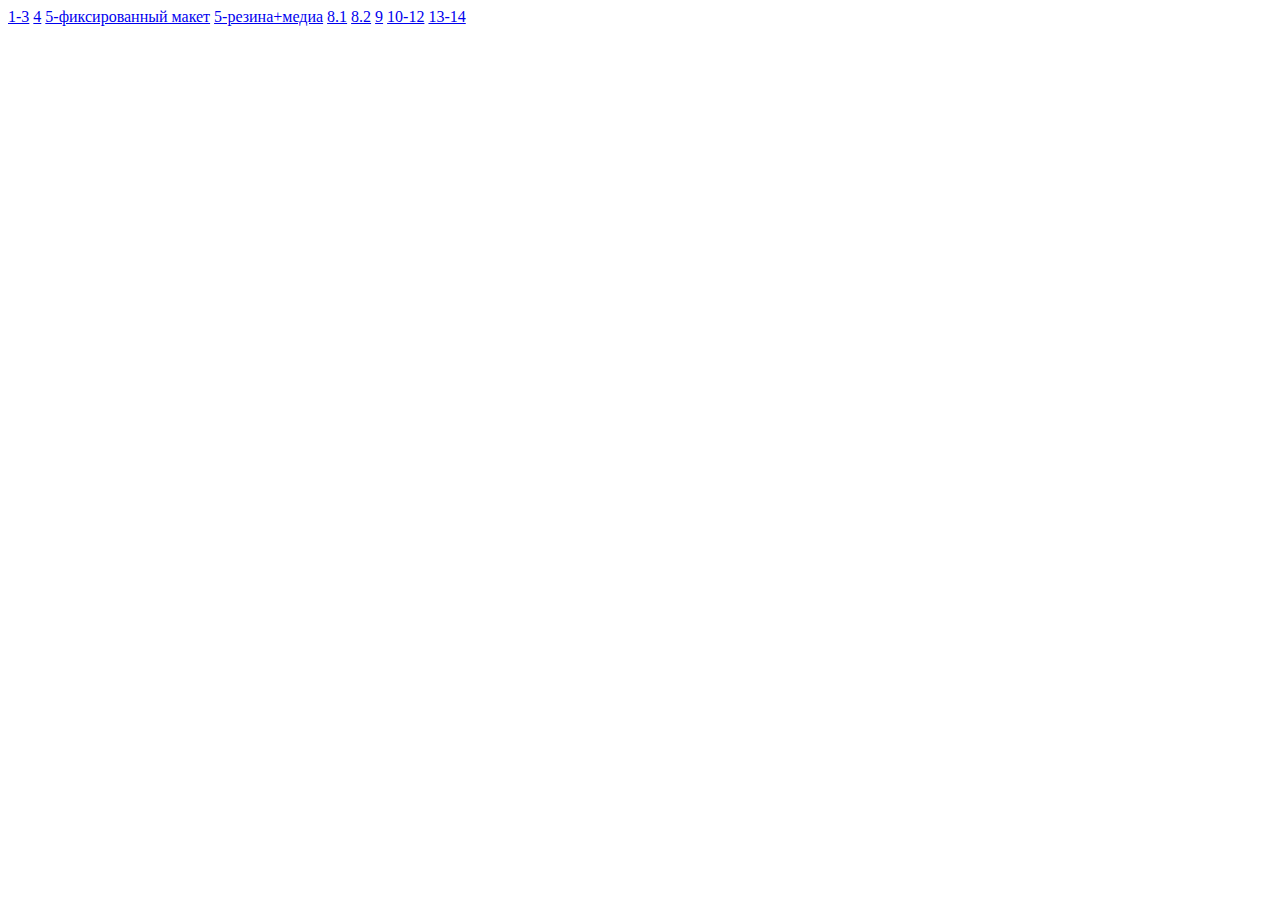
<file: index.html>
<!DOCTYPE html>
<html lang="en">
<head>
    <meta charset="UTF-8">
    <meta name="viewport" content="width=device-width, initial-scale=1.0">
    <title>Все лабы</title>
</head>
<body>
    <a href="ЛР 1-3/index.html">1-3</a>
    <a href="ЛР 4/index.html">4</a>
    <a href="ЛР 5,6,7/flex/1.html">5-фиксированный макет</a>
    <a href="ЛР 5,6,7/rezina/1.html">5-резина+медиа</a>
    <a href="ЛР8_1/index.html">8.1</a>
    <a href="ЛР8_2/index.html">8.2</a>
    <a href="ЛР 9/index.html">9</a>
    <a href="ЛР 10-12/">10-12</a>
    <a href="ЛР 13-14/index.html">13-14</a>
</body>
</html>
</file>
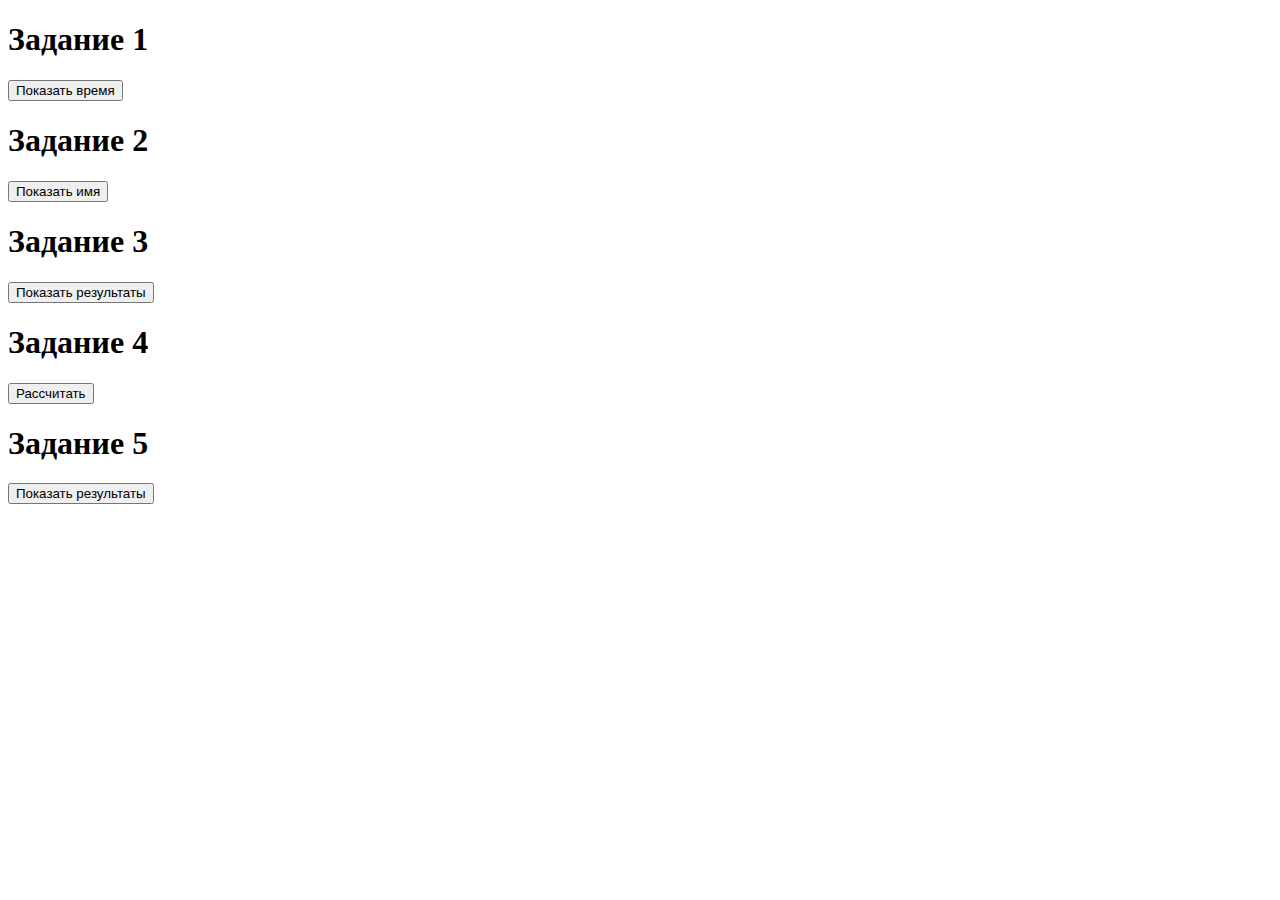
<file: ЛР 10-12/index.html>
<!DOCTYPE html>
<html lang="en">
<head>
    <meta charset="UTF-8">
    <meta name="viewport" content="width=device-width, initial-scale=1.0">
    <title>Задачи</title>
    <script src="tasks.js" defer></script>

    <script>function showCurrentTime() {
        const now = new Date();
        const hours = now.getHours();
        const minutes = now.getMinutes();
        const seconds = now.getSeconds();
        document.getElementById('time').innerText = `${hours}:${minutes}:${seconds}`;
    }
    </script>
</head>
<body>
    <h1>Задание 1</h1>
    <button onclick="showCurrentTime()">Показать время</button>
    <p id="time"></p>
    
    <h1>Задание 2</h1>
    <script>  function displayName() {
        const lastName = "Куровский";  
        const firstName = "Роберт";  
        const variant = 12; 
        let result = "";
        for (let i = 0; i < 5 + variant; i++) {
            result += `${lastName} ${firstName}<br>`;
        }
        document.getElementById('nameDisplay').innerHTML = result;
    }
    </script>
    <button onclick="displayName()">Показать имя</button>
    <div id="nameDisplay"></div>
    
    <h1>Задание 3</h1>
    <script>function arrayOperations() {
        let arr = [];
        for (let i = 0; i < 9; i++) {
            arr.push(i + 1);
        }
        const evenCount = arr.filter(x => x % 2 === 0).length;
        const sum = arr.reduce((a, b) => a + b, 0);
        arr.push(100);
        document.getElementById('arrayResult').innerText = `Исходный массив: ${arr.slice(0, -1).join(", ")}\nКоличество чётных чисел: ${evenCount}\nСумма элементов: ${sum}\nИзменённый массив: ${arr.join(", ")}`;
    }
    </script>
    <button onclick="arrayOperations()">Показать результаты</button>
    <pre id="arrayResult"></pre>
    
    <h1>Задание 4</h1>
    <button onclick="showCalculation()">Рассчитать</button>
    <p id="calculationResult"></p>
    
    <h1>Задание 5</h1>
    <button onclick="stringOperations()">Показать результаты</button>
    <pre id="stringResult"></pre>
</body>
</html>
</file>
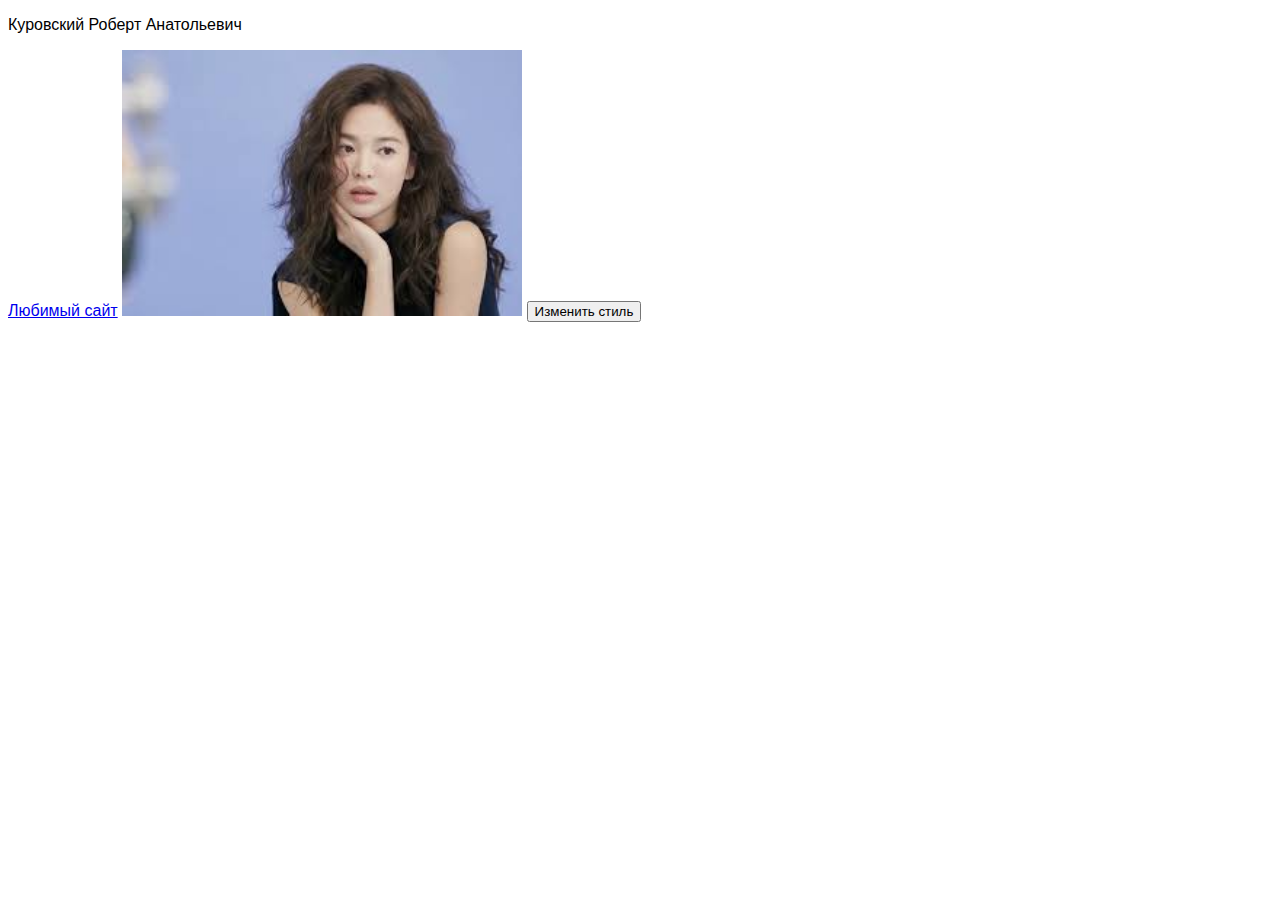
<file: ЛР 13-14/index.html>
<!DOCTYPE html>
<html lang="en">
<head>
    <meta charset="UTF-8">
    <meta name="viewport" content="width=device-width, initial-scale=1.0">
    <link rel="stylesheet" href="style.css">
    <script src="js.js" defer></script>
    <title>ЛР 13-14</title>
</head>
<body>
    <p id="element3">Куровский Роберт Анатольевич</p>
    <a href="https://example.com">Любимый сайт</a>
    <img id="removableImage" src="bem.jpeg" alt="Image" width="400px">
    <button id="changeStyleButton">Изменить стиль</button>
</body>
</html>
</file>
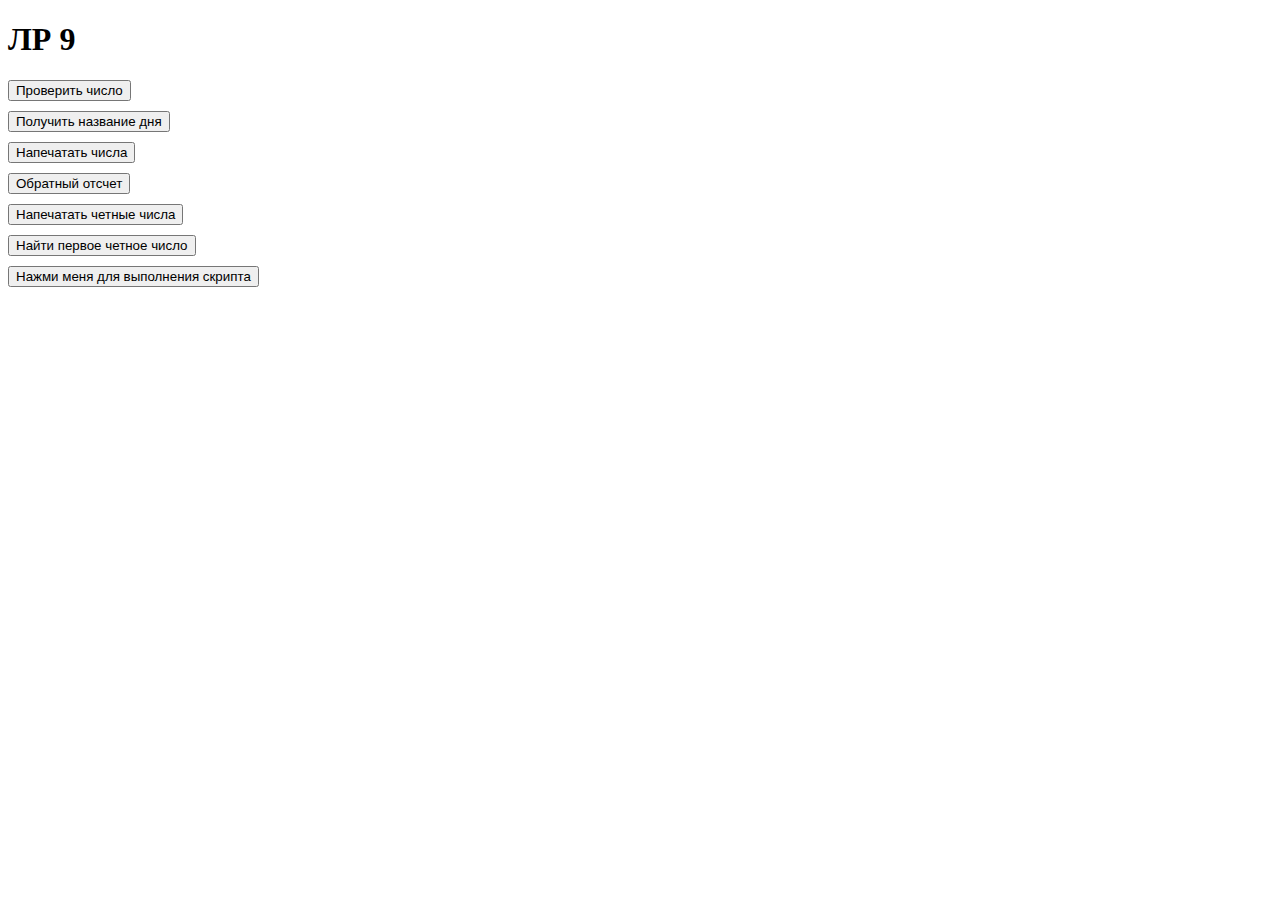
<file: ЛР 9/index.html>
<!DOCTYPE html>
<html lang="ru">
<head>
    <meta charset="UTF-8">
    <meta name="viewport" content="width=device-width, initial-scale=1.0">
    <title>9ЛР</title>
    <style>
        button {
            display: block;
            margin: 10px 0;
        }
    </style>
</head>
<body>
    <h1>ЛР 9</h1>

<!-- скрипты в кнопке -->
    <button onclick="runCheckNumber()">Проверить число</button>
    <button onclick="runGetDayName()">Получить название дня</button>
    <button onclick="runPrintNumbers()">Напечатать числа</button>
    <button onclick="runCountdown()">Обратный отсчет</button>
    <button onclick="runPrintEvenNumbers()">Напечатать четные числа</button>
    <button onclick="runFindFirstEven()">Найти первое четное число</button>
    <div id="output"></div>
    <button onclick="eventHandlerScript()">Нажми меня для выполнения скрипта</button>

<!-- скрипт в body -->
    <script>
        function eventHandlerScript() {
            alert('Этот скрипт встроен в body');
        }
    </script>
    
<!-- подключение из js файла -->
    <script src="scripts.js"></script>
</body>
</html>
</file>
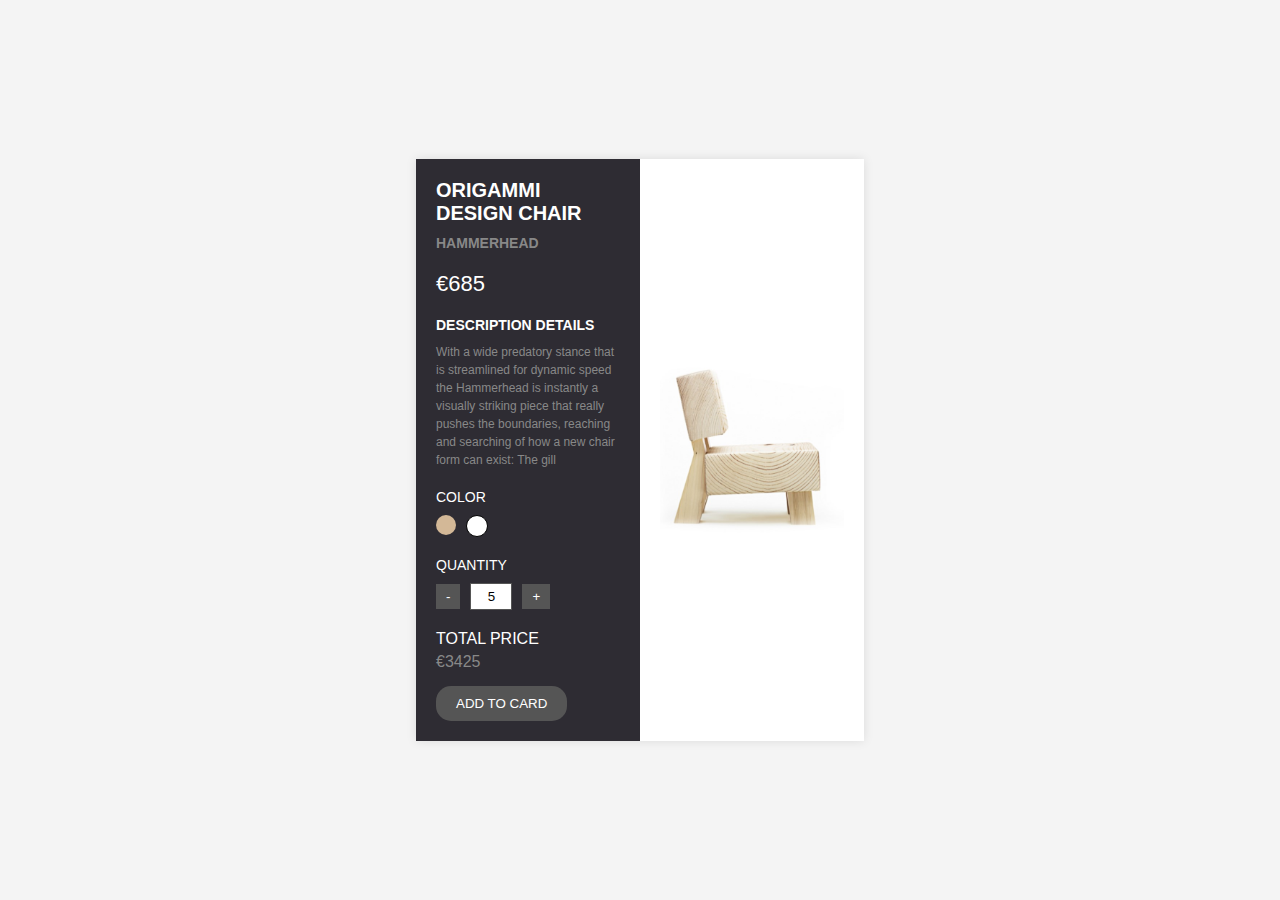
<file: ЛР8_2/index.html>
<!DOCTYPE html>
<html lang="en">
<head>
    <meta charset="UTF-8">
    <meta name="viewport" content="width=device-width, initial-scale=1.0">
    <title>Origammi Design Chair</title>
    <link rel="stylesheet" href="style.css">
</head>
<body>
    <div class="container">
        <div class="product-card">
            <h1>ORIGAMMI DESIGN CHAIR</h1>
            <h2>HAMMERHEAD</h2>
            <p class="price">€685</p>
            <div class="description">
                <h3>DESCRIPTION DETAILS</h3>
                <p>With a wide predatory stance that is streamlined for dynamic speed the Hammerhead is instantly a visually striking piece that really pushes the boundaries, reaching and searching of how a new chair form can exist: The gill</p>
            </div>
            <div class="details">
                <label for="color">COLOR</label>
                <div class="colors">
                    <div class="color beige"></div>
                    <div class="color white"></div>
                </div>
                <label for="quantity">QUANTITY</label>
                <div class="quantity">
                    <button>-</button>
                    <input type="text" id="quantity" value="5">
                    <button>+</button>
                </div>
                <p class="total-price">TOTAL PRICE</p>
                <p class="total-pricec ">€3425</p>
                <button class="add-to-cart">ADD TO CARD</button>
            </div>
        </div>
        <div class="product-image">
            <img src="chair.jpg" alt="Origammi Design Chair">
        </div>
    </div>
</body>
</html>
</file>
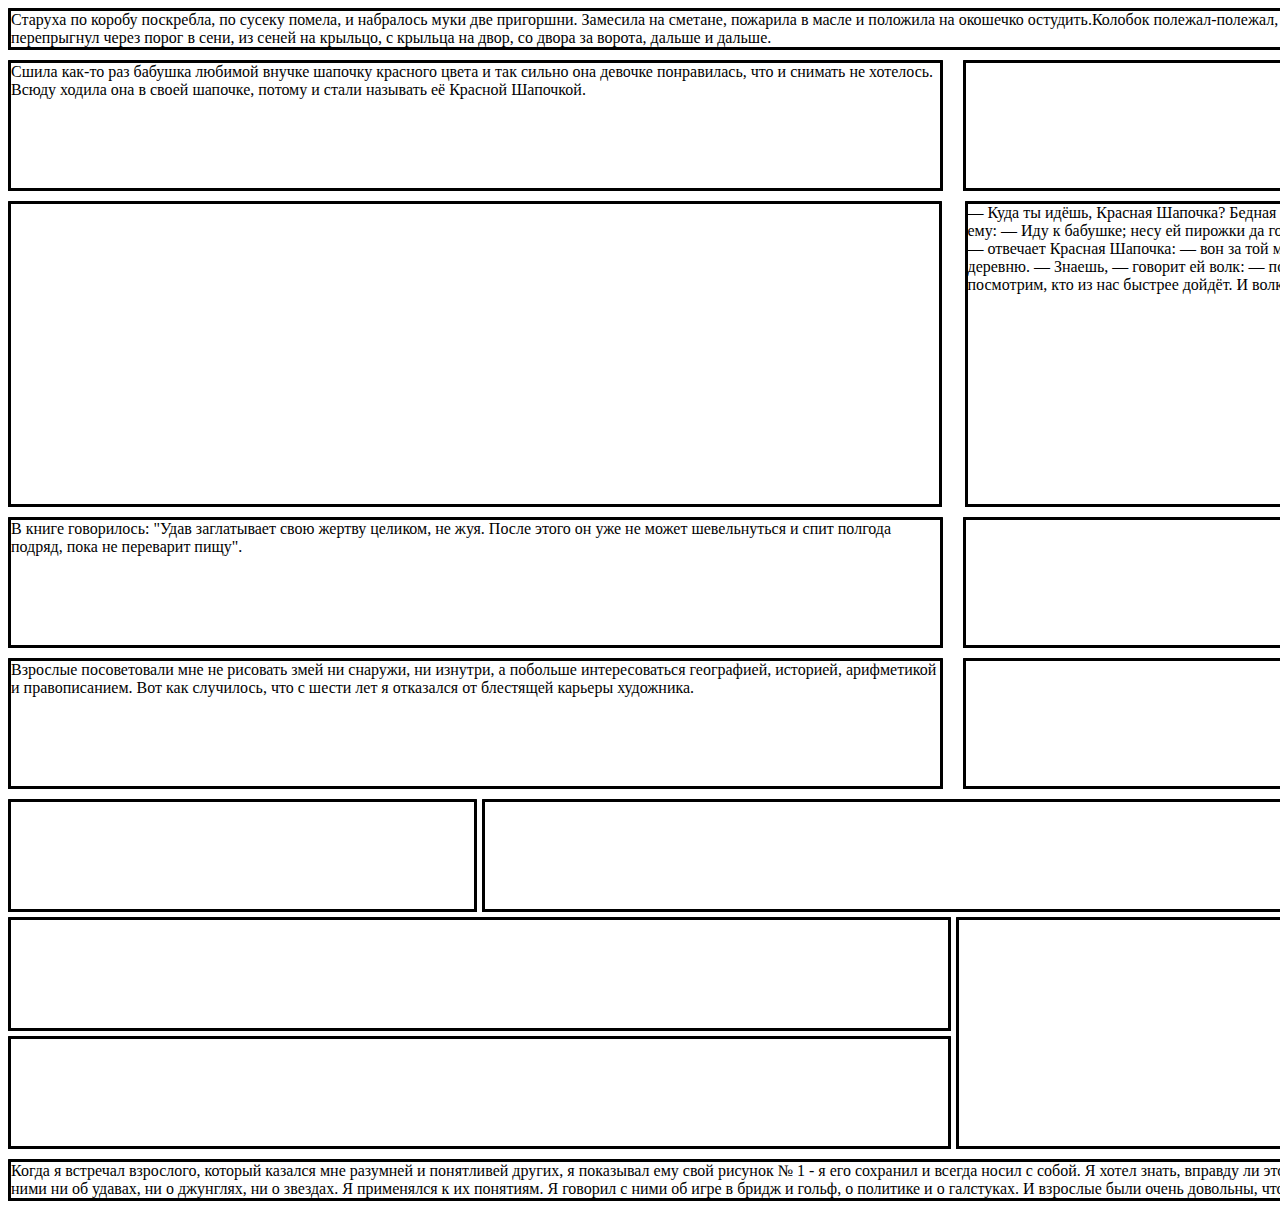
<file: ЛР 5,6,7/flex/1.html>
<!DOCTYPE html>
<html lang="ru">
<head>
    <meta charset="UTF-8">
    <meta name="viewport" content="width=device-width, initial-scale=1.0">
    <title>ЛР5-7</title>
    <link rel="stylesheet" href="1.css">
</head>
<body>
    <div class="column5">
        <div class="div2">Старуха по коробу поскребла, по сусеку помела, и набралось муки две пригоршни. Замесила на сметане, пожарила в масле и положила на окошечко остудить.Колобок полежал-полежал, да вдруг и покатился — с окна на лавку, с лавки на пол, по полу да к дверям, перепрыгнул через порог в сени, из сеней на крыльцо, с крыльца на двор, со двора за ворота, дальше и дальше.</div>
    </div>
    <div class="column1">
        <div class="div1">Сшила как-то раз бабушка любимой внучке шапочку красного цвета и так сильно она девочке понравилась, что и снимать не хотелось. Всюду ходила она в своей шапочке, потому и стали называть её Красной Шапочкой.</div>
        <div class="div1"></div>
    </div>
    <div class="column2">
        <div class="div2"></div>
        <div class="div2"> — Куда ты идёшь, Красная Шапочка? Бедная девочка забыла, что опасно в лесу останавливаться и разговаривать с волками, и отвечает ему: — Иду к бабушке; несу ей пирожки да горшочек масла. — А далеко живёт твоя бабушка? — спрашивает волк. — Очень далеко! — отвечает Красная Шапочка: — вон за той мельницей, что виднеется на опушке леса; а там будет первый дом как войдёшь в деревню. — Знаешь, — говорит ей волк: — пойду-ка и я навещу твою бабушку. — Я пойду этой дорогой, а ты ступай по той: посмотрим, кто из нас быстрее дойдёт.
            И волк бросился изо всех сил бежать по самой короткой дороге
        </div>
    </div>
    <div class="column1">
        <div class="div1">В книге говорилось: "Удав заглатывает свою жертву целиком, не жуя. После этого он уже не может шевельнуться и спит полгода подряд, пока не переварит пищу".</div>
        <div class="div1"></div>
    </div>
    <div class="column1">
        <div class="div1">Взрослые посоветовали мне не рисовать змей ни снаружи, ни изнутри, а побольше интересоваться географией, историей, арифметикой и правописанием. Вот как случилось, что с шести лет я отказался от блестящей карьеры художника.</div>
        <div class="div1"></div>
    </div>
    <div class="container">
        <div class="b"></div>
        <div class="b2"></div>
        <div class="b3"></div>
        <div class="b4"></div>
        <div class="b5"></div>
        <div class="b6"></div>
      </div>
    <!-- <div class="column4">
    </div> -->
    <div class="column5">
        <div class="div2">Когда я встречал взрослого, который казался мне разумней и понятливей других, я показывал ему свой рисунок № 1 - я его сохранил и всегда носил с собой. Я хотел знать, вправду ли этот человек что-то понимает. Но все они отвечали мне: "Это шляпа". И я уже не говорил с ними ни об удавах, ни о джунглях, ни о звездах. Я применялся к их понятиям. Я говорил с ними об игре в бридж и гольф, о политике и о галстуках. И взрослые были очень довольны, что познакомились с таким здравомыслящим человеком.
        </div>
    </div>
</body>
</html>
</file>
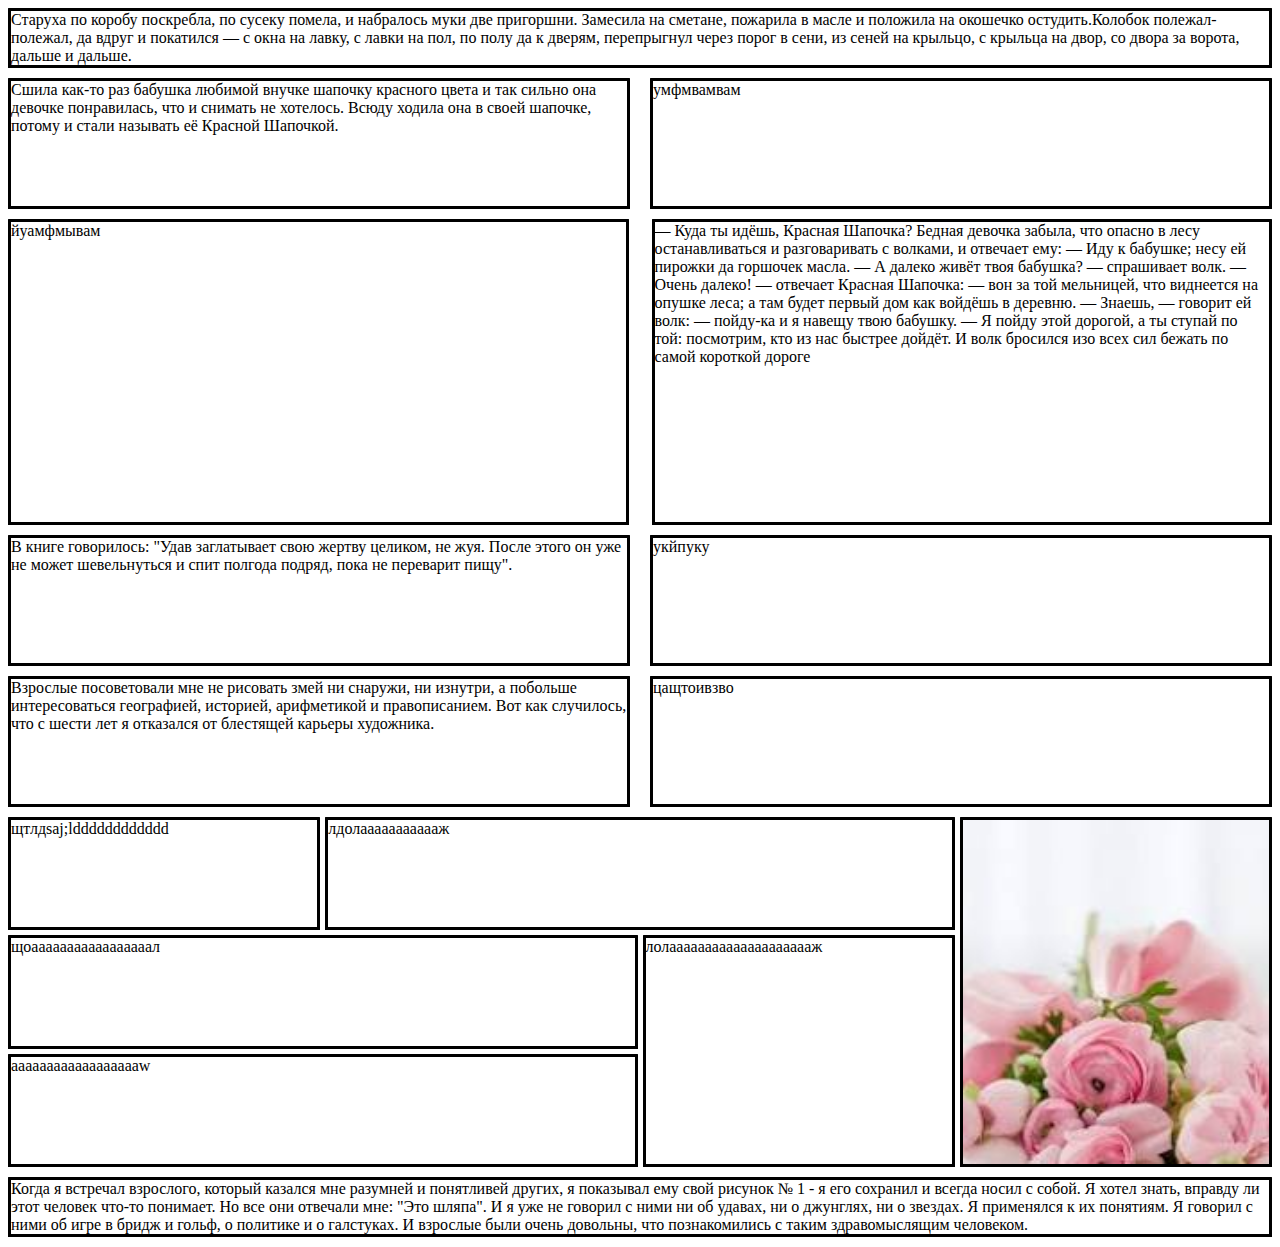
<file: ЛР 5,6,7/rezina/1.html>
<!DOCTYPE html>
<html lang="ru">
<head>
    <meta charset="UTF-8">
    <meta name="viewport" content="width=device-width, initial-scale=1.0">
    <title>ЛР5-7</title>
    <link rel="stylesheet" href="1.css">
</head>
<body>
    <div class="column5">
        <div class="div2">Старуха по коробу поскребла, по сусеку помела, и набралось муки две пригоршни. Замесила на сметане, пожарила в масле и положила на окошечко остудить.Колобок полежал-полежал, да вдруг и покатился — с окна на лавку, с лавки на пол, по полу да к дверям, перепрыгнул через порог в сени, из сеней на крыльцо, с крыльца на двор, со двора за ворота, дальше и дальше.</div>
    </div>
    <div class="column1">
        <div class="div1">Сшила как-то раз бабушка любимой внучке шапочку красного цвета и так сильно она девочке понравилась, что и снимать не хотелось. Всюду ходила она в своей шапочке, потому и стали называть её Красной Шапочкой.</div>
        <div class="div1">умфмвамвам</div>
    </div>
    <div class="column2">
        <div class="div2">йуамфмывам</div>
        <div class="div2"> — Куда ты идёшь, Красная Шапочка? Бедная девочка забыла, что опасно в лесу останавливаться и разговаривать с волками, и отвечает ему: — Иду к бабушке; несу ей пирожки да горшочек масла. — А далеко живёт твоя бабушка? — спрашивает волк. — Очень далеко! — отвечает Красная Шапочка: — вон за той мельницей, что виднеется на опушке леса; а там будет первый дом как войдёшь в деревню. — Знаешь, — говорит ей волк: — пойду-ка и я навещу твою бабушку. — Я пойду этой дорогой, а ты ступай по той: посмотрим, кто из нас быстрее дойдёт.
            И волк бросился изо всех сил бежать по самой короткой дороге
        </div>
    </div>
    <div class="column1">
        <div class="div1">В книге говорилось: "Удав заглатывает свою жертву целиком, не жуя. После этого он уже не может шевельнуться и спит полгода подряд, пока не переварит пищу".</div>
        <div class="div1">укйпуку</div>
    </div>
    <div class="column1">
        <div class="div1">Взрослые посоветовали мне не рисовать змей ни снаружи, ни изнутри, а побольше интересоваться географией, историей, арифметикой и правописанием. Вот как случилось, что с шести лет я отказался от блестящей карьеры художника.</div>
        <div class="div1">цащтоивзво</div>
    </div>
    <div class="container">
        <div class="b">щтлдsaj;ldddddddddddd</div>
        <div class="b2">лдолaaaaaaaaaaaж</div>
        <div class="b3"></div>
        <div class="b4">лолaaaaaaaaaaaaaaaaaaaaж</div>
        <div class="b5">щоaaaaaaaaaaaaaaaaaл</div>
        <div class="b6">aaaaaaaaaaaaaaaaaaw</div>
      </div>
    <div class="column5">
        <div class="div2">Когда я встречал взрослого, который казался мне разумней и понятливей других, я показывал ему свой рисунок № 1 - я его сохранил и всегда носил с собой. Я хотел знать, вправду ли этот человек что-то понимает. Но все они отвечали мне: "Это шляпа". И я уже не говорил с ними ни об удавах, ни о джунглях, ни о звездах. Я применялся к их понятиям. Я говорил с ними об игре в бридж и гольф, о политике и о галстуках. И взрослые были очень довольны, что познакомились с таким здравомыслящим человеком.
        </div>
    </div>
</body>
</html>
</file>
<file: ЛР 13-14/style.css>
body {
    background-color: white;
    font-family: sans-serif;
    font-size: 16px;
    color: black;
}
</file>
<file: ЛР8_2/style.css>
body {
    font-family: Arial, sans-serif;
    background-color: #f4f4f4;
    margin: 0;
    padding: 0;
    display: flex;
    justify-content: center;
    align-items: center;
    height: 100vh;
}

.container {
    display: grid;
    grid-template-columns: 1fr 1fr;
    background-color: #ffffff;
    width: 35%;
    box-shadow: 0 0 10px rgba(0, 0, 0, 0.1);
}

.product-card {
    background-color:#2e2c33; 
    color:#888;
    padding: 20px;
    box-sizing: border-box;
}

.product-card .add-to-cart {
    background-color: #2e2c33;
    color: #fff;
    border-radius: 15px; 
    padding: 10px 20px;
}


.product-card h1,
.product-card h2,
.product-card p {
    margin: 0;
}

.product-card h1 {
    font-size: 20px;
    margin-bottom: 10px;
    color:#fff;
}

.product-card h2 {
    font-size: 14px;
    margin-bottom: 20px;
    color: #888;
}

.product-card .price {
    font-size: 22px;
    margin-bottom: 20px;
    color: #fff;
}

.product-card .description {
    margin-bottom: 20px;
    color:#fff;
}

.product-card .description h3 {
    font-size: 14px;
    margin-bottom: 10px;
    color: #fff;
}

.product-card .description p {
    font-size: 12px;
    line-height: 1.5;
    color:#888;
}

.product-card .details {
    margin-top: 20px;
}

.product-card .details label {
    font-size: 14px;
    display: block;
    margin-bottom: 10px;
    color:#fff;
}

.product-card .colors {
    display: flex;
    margin-bottom: 20px;
}

.product-card .color {
    width: 20px;
    height: 20px;
    border-radius: 50%;
    margin-right: 10px;
    cursor: pointer;
}

.product-card .color.beige {
    background-color: #d3b897;
}

.product-card .color.white {
    background-color: #fff;
    border: 1px solid #000;
}

.product-card .quantity {
    display: flex;
    align-items: center;
    margin-bottom: 20px;
}

.product-card .quantity button {
    background-color: #555;
    color: #fff;
    border: none;
    padding: 5px 10px;
    cursor: pointer;
}

.product-card .quantity input {
    width: 30px;
    text-align: center;
    border: 1px solid #555;
    margin: 0 10px;
    padding: 5px;
    color: #000;
}

.product-card .total-price {
    margin-bottom: 5px;
    color:#fff;
}

.product-card .total-pricec  {
    margin-bottom: 15px;
}

.product-card .add-to-cart {
    background-color: #555;
    color: #fff;
    border: none;
    padding: 10px 20px;
    cursor: pointer;
}

.product-image {
    display: flex;
    justify-content: center;
    align-items: center;
    padding: 20px;
    box-sizing: border-box;
}

.product-image img {
    max-width: 100%;
    height: auto;
}
</file>
<file: ЛР 5,6,7/flex/1.css>
.column1 {
    display: flex;
    justify-content: center;
    flex-flow: row nowrap;
    gap: 20px;
    border: 0;
}

.column1 div {
    width: 2000px;
    height: 125px;
}


div {
    border-radius: 0.5px;
    border-color: black;
    border-style: solid;
}

.column2 {
    justify-content: center;
    display: flex;
    flex-flow:  row nowrap;
    gap: 23px;
    border: 0;
}

.column2 div {
    border-radius: 0.5px;
    border-color: black;
    border-style: solid;
    width: 2000px;
    height: 300px;
}

.container { 
    display: grid;
    grid-template-columns: 1fr 1fr 1fr 1fr;
    grid-template-rows: 1fr 1fr 1fr;
    gap: 5px 5px;
    grid-auto-flow: row;
    grid-template-areas:
      "b b2 b2 b3"
      "b5 b5 b4 b3"
      "b6 b6 b4 b3";
      height: 350px;
      border: none;
  }
  
  .b { grid-area: b; }
  
  .b2 { grid-area: b2; }
  
  .b3 { grid-area: b3; }
  
  .b4 { grid-area: b4; }
  
  .b5 { grid-area: b5; }
  
  .b6 { grid-area: b6; }
  

.column4 {
    display: flex;
    justify-content: center;
    flex-flow: row nowrap;
    gap: 100px;
    border: 0;
}

.column5 {
    display: flex;
    justify-content: center;
    flex-flow: row nowrap;
    border: 0;
}

.b3 {
    background-image: url("фотка.jpeg");
    background-size: cover;
    background-position: center;
}

.column1, .column2, .column4, .column5, .container {
    width: 1890px;
    margin-bottom: 10px;
}
</file>
<file: ЛР 5,6,7/rezina/1.css>
.column1 {
    display: flex;
    justify-content: center;
    flex-flow: row nowrap;
    gap: 20px;
    border: 0;
}

.column1 div {
    width: 2000px;
    height: 125px;
}


div {
    border-radius: 0.5px;
    border-color: black;
    border-style: solid;
}

.column2 {
    justify-content: center;
    display: flex;
    flex-flow:  row nowrap;
    gap: 23px;
    border: 0;
}

.column2 div {
    border-radius: 0.5px;
    border-color: black;
    border-style: solid;
    width: 2000px;
    height: 300px;
}

.container { 
    display: grid;
    grid-template-columns: 1fr 1fr 1fr 1fr;
    grid-template-rows: 1fr 1fr 1fr;
    gap: 5px 5px;
    grid-auto-flow: row;
    grid-template-areas:
      "b b2 b2 b3"
      "b5 b5 b4 b3"
      "b6 b6 b4 b3";
      height: 350px;
      border: none;
  }
  
  .b { grid-area: b; }
  
  .b2 { grid-area: b2; }
  
  .b3 { grid-area: b3; }
  
  .b4 { grid-area: b4; }
  
  .b5 { grid-area: b5; }
  
  .b6 { grid-area: b6; }
  

.column4 {
    display: flex;
    justify-content: center;
    flex-flow: row nowrap;
    gap: 100px;
    border: 0;
}

.column5 {
    display: flex;
    justify-content: center;
    flex-flow: row nowrap;
    border: 0;
}

.b3 {
    background-image: url("фотка.jpeg");
    background-size: cover;
    background-position: center;
}

.column1, .column2, .column4, .column5, .container {
    width: 100%;
    margin-bottom: 10px;
}

@media screen and (max-width:1000px) {
    * {
        font-size: 20px;
        color: rgb(231, 107, 107);
        width: 100%;
    }
    .container {
        display: grid;
        grid-template-columns: 1fr;
        grid-template-rows: repeat(6, auto);
        grid-auto-flow: row;
        grid-template-areas:
          "b"
          "b2"
          "b3"
          "b4"
          "b5"
          "b6";
    }
    .b3{
        height: 150px;
        width: 150px;
        margin: 0px auto;
    }
    .column1, .column2, .column4, .column5 {
        flex-flow: column nowrap;
        margin-bottom: 20px;
        gap: 10px;
    }
    .column1 div, .column2 div {
        width: 100%;
        height: auto;
    }
}
</file>
